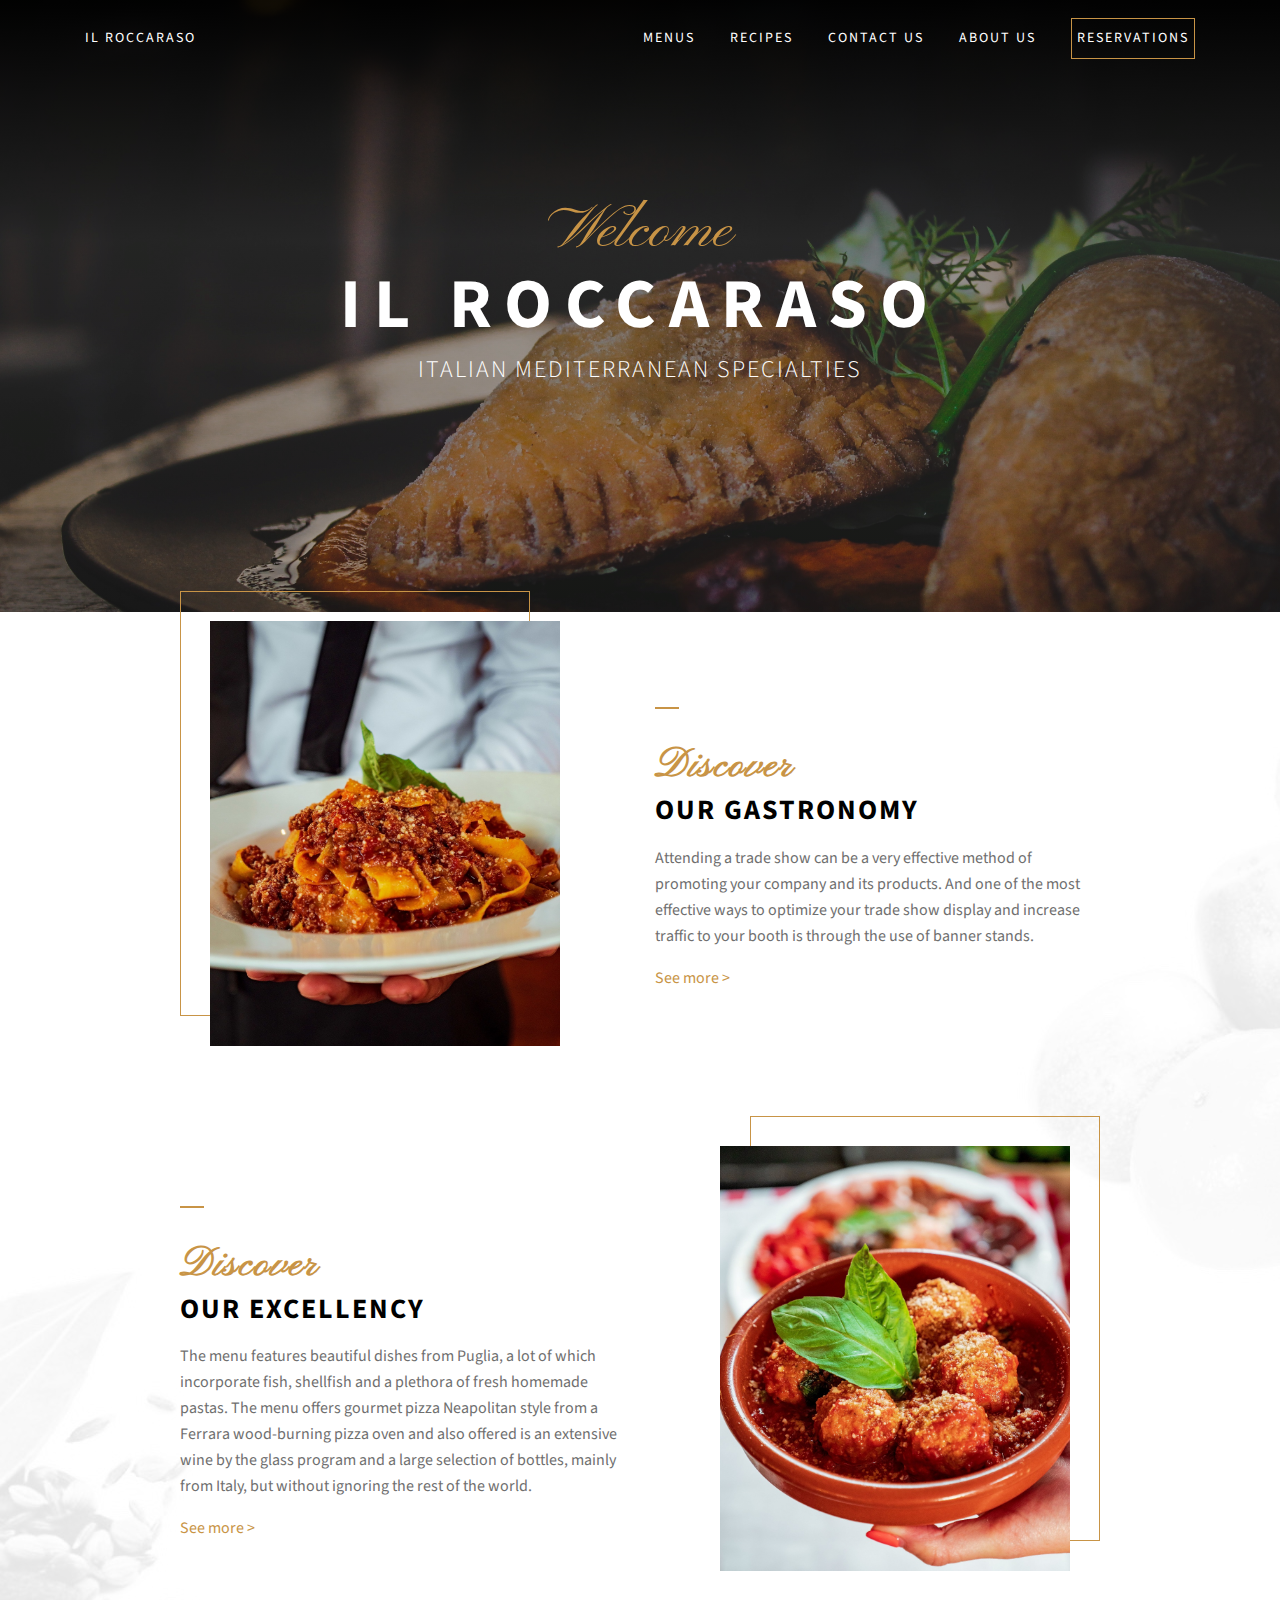
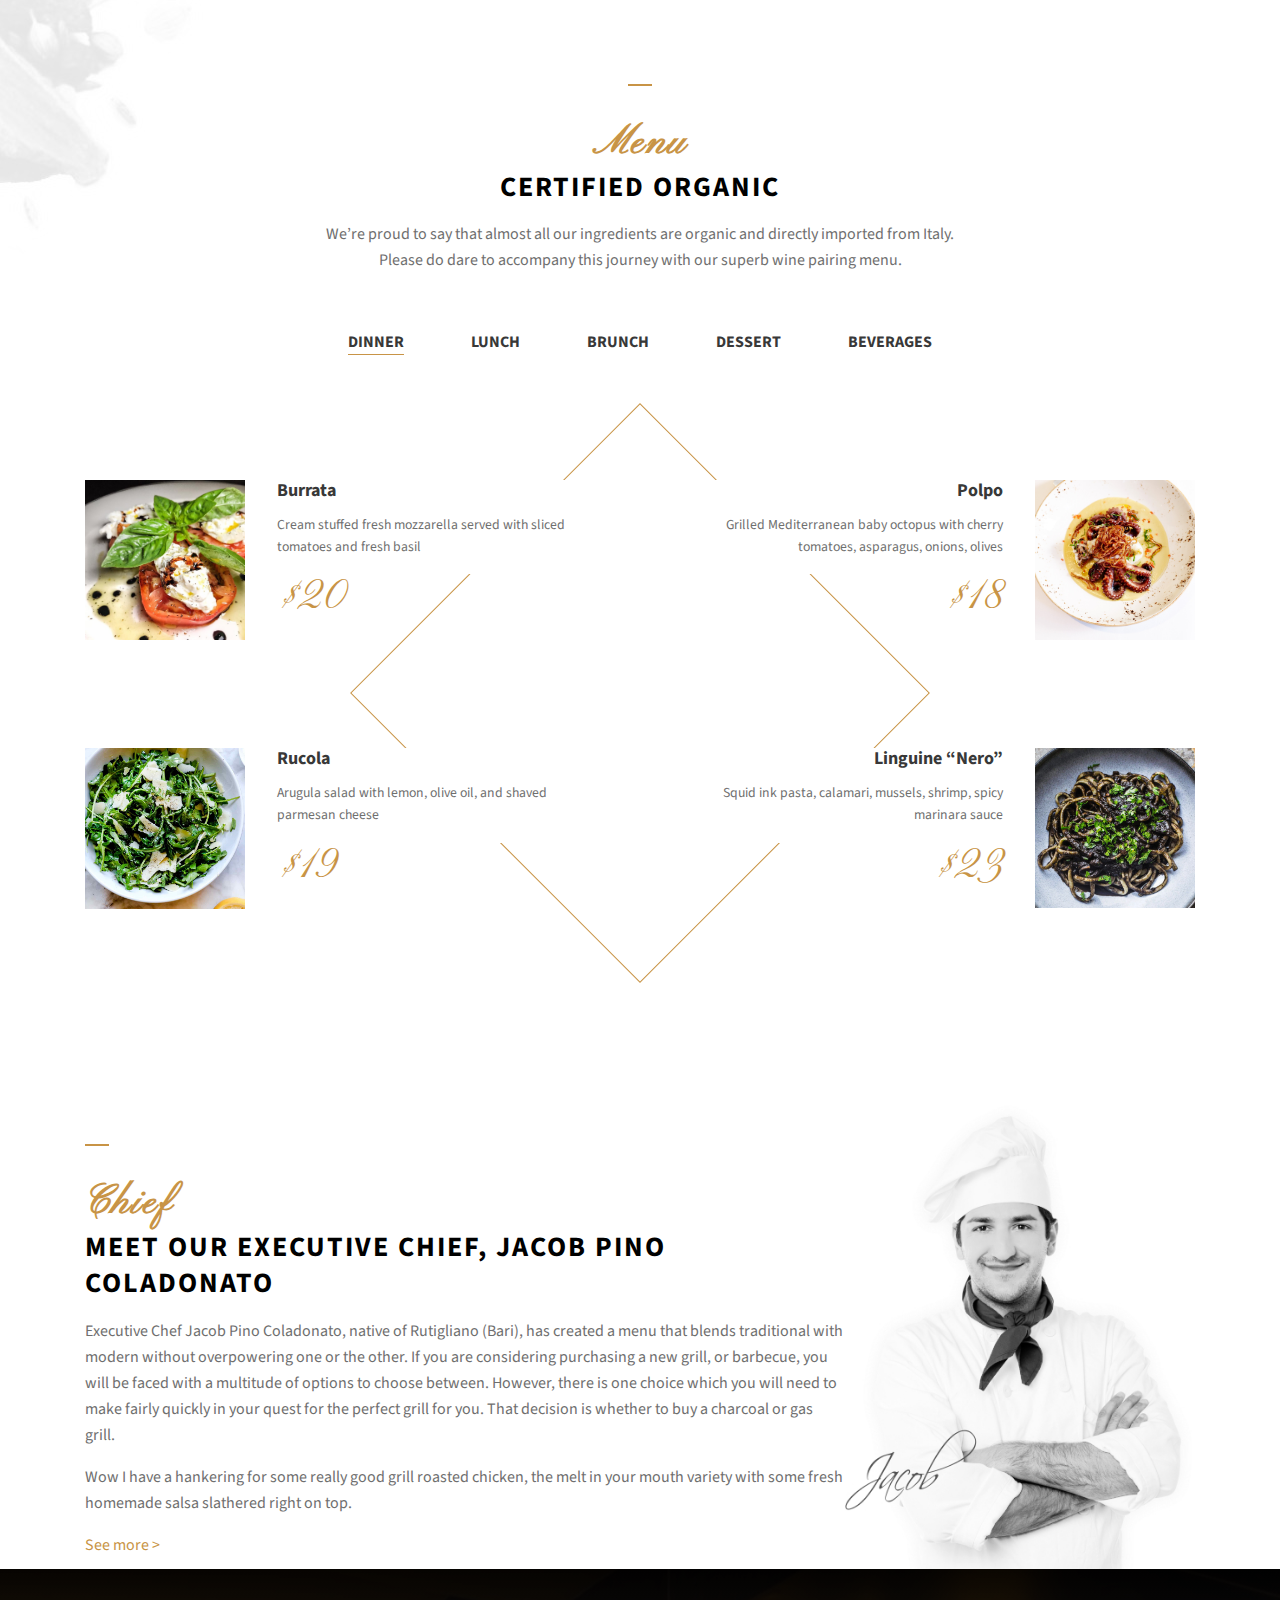
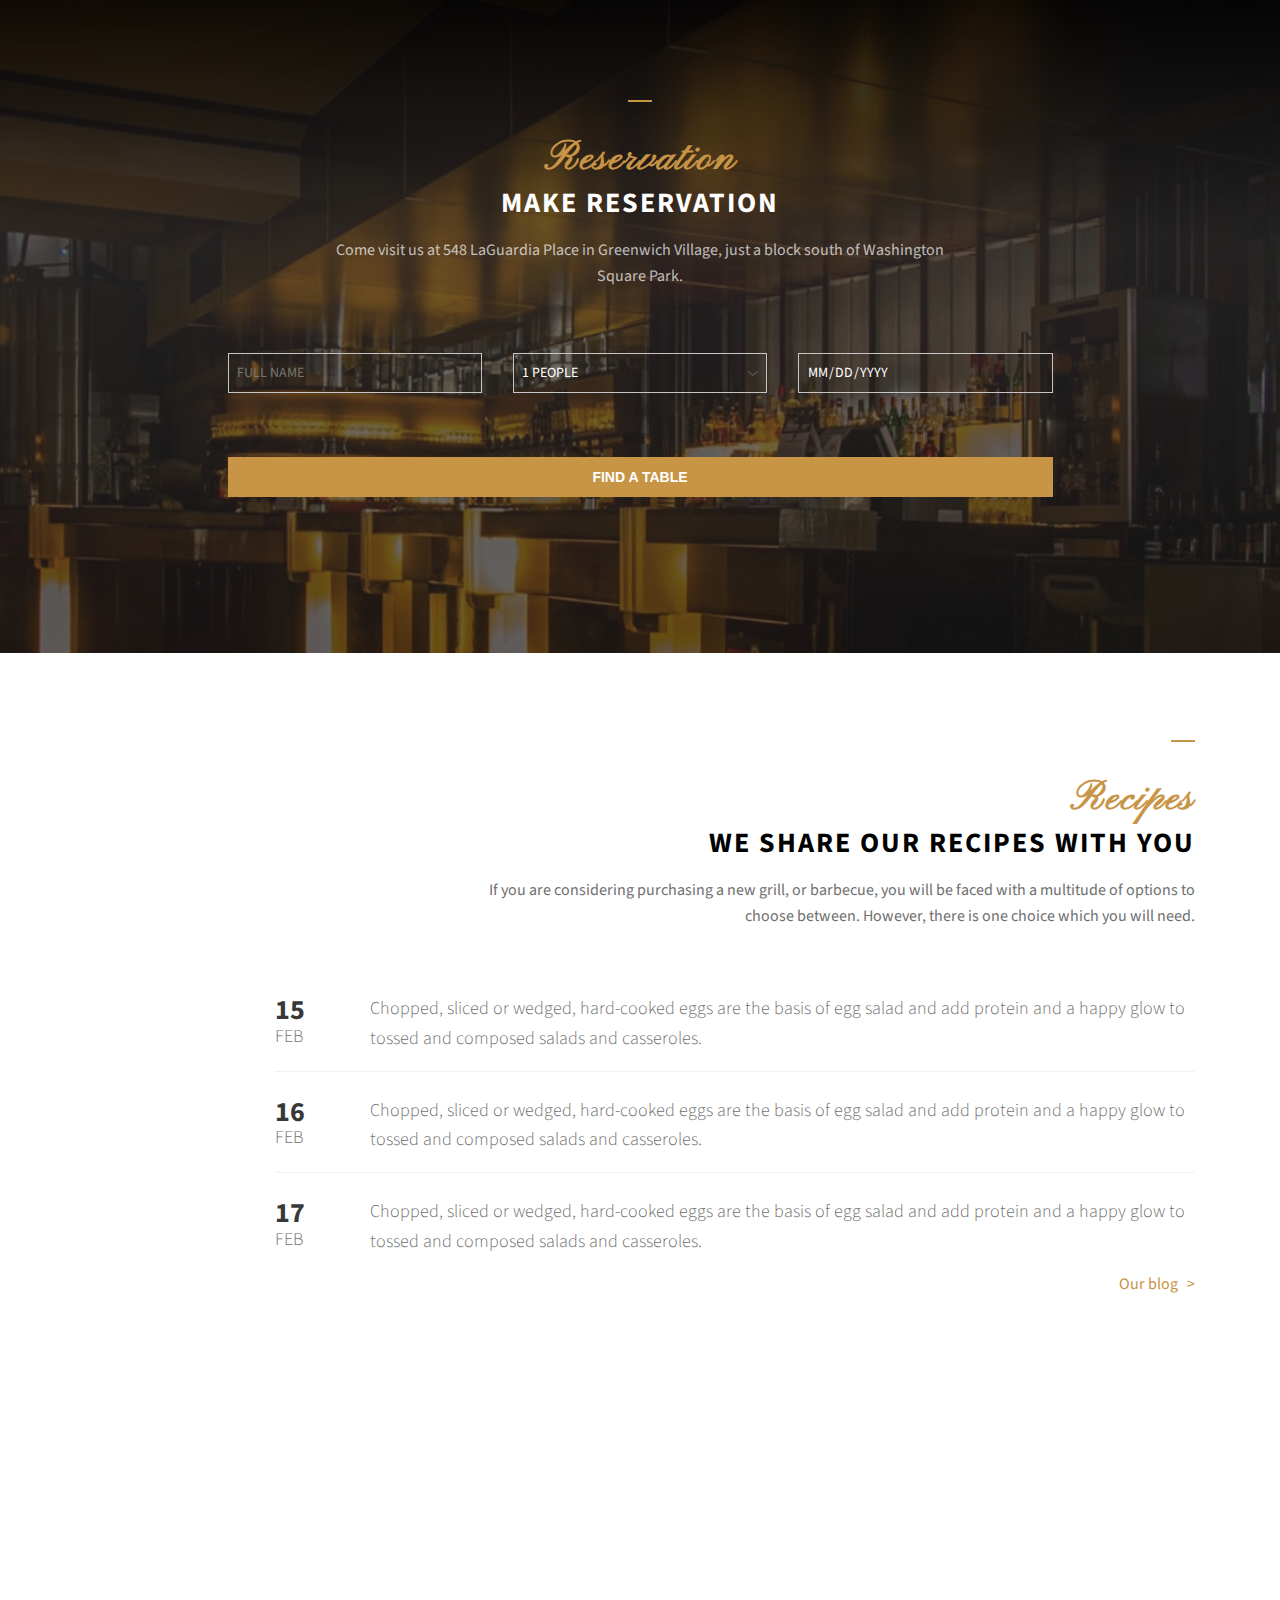
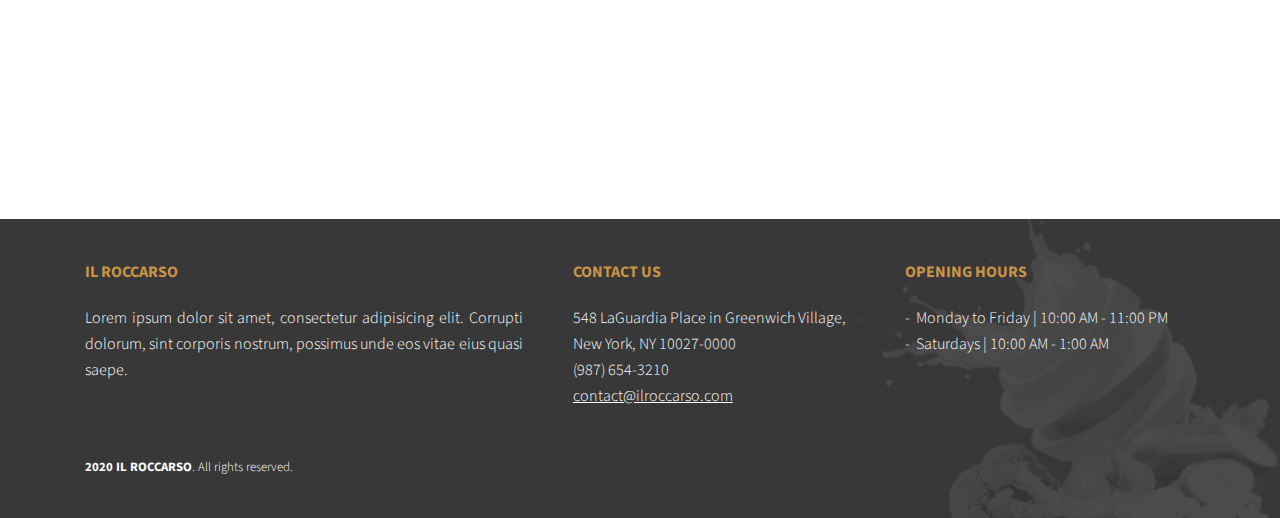
<file: Restaurant/index.html>
<!DOCTYPE html>
<html lang="en">
    <head>
        <meta charset="UTF-8">
        <meta name="viewport" content="width=device-width, initial-scale=1.0">
        <link rel="icon" href="img/favicon.jpg">
        <title>Il Roccaraso</title>
        <link href="https://fonts.googleapis.com/css2?family=Pinyon+Script&family=Source+Sans+Pro:wght@300;400;700&display=swap" rel="stylesheet">
        <link rel="stylesheet" href="screen.css">
    </head>

    <body>
        <header class="header">
            <div class="topbar">
                <div class="logo">
                    <a href="index.html">Il Roccaraso</a>
                </div>

                <nav class="menu">
                    <a href="#menu" class="menu-item">Menus</a>
                    <a href="recipe1.html" class="menu-item">Recipes</a>
                    <a href="#map" class="menu-item">Contact Us</a>
                    <a href="#footer" class="menu-item">About Us</a>
                    <a href="#reservation" class="menu-item menu-button">Reservations</a>
                </nav>
            </div>

            <div class="baseline">
                <span class="baseline-welcome">Welcome</span>

                <strong class="baseline-name">Il Roccaraso</strong> 

                <span class="baseline-desc">Italian Mediterranean Specialties</span>
            </div>
        </header>
        
        <section class="home-section">
            <div class="container-small">
                <div class="block block-left">
                    <div class="block-image">
                        <img src="img/pasta.jpg" alt="pasta">
                    </div>

                    <div class="block-body">
                        <p class="title"><span>Discover</span> our Gastronomy</p>

                        <p>Attending a trade show can be a very effective method of promoting your company and its products. And one of the most effective ways to optimize your trade show display and increase traffic to your booth is through the use of banner stands.</p>

                        <a href="recipes.html" class="block-more">See more</a>
                    </div>
                </div>

                <div class="block block-right">
                    <div class="block-image">
                        <img src="img/balls.jpg" alt="pasta">
                    </div>

                    <div class="block-body">
                        <p class="title"><span>Discover</span> our Excellency</p>

                        <p>The menu features beautiful dishes from Puglia, a lot of which incorporate fish, shellfish and a plethora of fresh homemade pastas. The menu offers gourmet pizza Neapolitan style from a Ferrara wood-burning pizza oven and also offered is an extensive wine by the glass program and a large selection of bottles, mainly from Italy, but without ignoring the rest of the world.</p>

                        <a href="recipes.html" class="block-more">See more</a>
                    </div>
                </div>

                 <div id="menu" class="block block-centered">
                    <div class="block-body">
                        <p class="title"><span>Menu</span>Certified Organic</p>

                        <p>We’re proud to say that almost all our ingredients are organic and directly imported from Italy. Please do dare to accompany this journey with our superb wine pairing menu.</p>
                    </div>
                </div>

                <nav class="kind-menu">
                    <a href="#" class="active">Dinner</a>

                    <a href="#">Lunch</a>

                    <a href="#">Brunch</a>

                    <a href="#">Dessert</a>
                    
                    <a href="#">Beverages</a>
                </nav>
            </div>

            <div class="container">
                <div class="menu-summary">
                    <div class="menu-summary-item">
                        <a href="#" class="menu-summary-img">
                            <img src="img/burrata.jpg" alt="burrata">
                        </a>

                        <h2 class="menu-summary-title">Burrata</h2>

                        <p>Cream stuffed fresh mozzarella served with sliced tomatoes and fresh basil</p>

                        <div class="menu-summary-price">$20</div>
                    </div>

                    <div class="menu-summary-item">
                        <a href="#" class="menu-summary-img">
                            <img src="img/polpo.jpg" alt="polpo">
                        </a>

                        <h2 class="menu-summary-title">Polpo</h2>

                        <p>Grilled Mediterranean baby octopus with cherry tomatoes, asparagus, onions, olives</p>

                        <div class="menu-summary-price">$18</div>
                    </div>

                    <div class="menu-summary-item">
                        <a href="#" class="menu-summary-img">
                            <img src="img/rucola.jpg" alt="rucola">
                        </a>

                        <h2 class="menu-summary-title">Rucola</h2>

                        <p>Arugula salad with lemon, olive oil, and shaved parmesan cheese</p>

                        <div class="menu-summary-price">$19</div>
                    </div>

                    <div class="menu-summary-item">
                        <a href="#" class="menu-summary-img">
                            <img src="img/linguine.jpg" alt="inguine">
                        </a>

                        <h2 class="menu-summary-title">Linguine “Nero”</h2>

                        <p>Squid ink pasta, calamari, mussels, shrimp, spicy marinara sauce</p>

                        <div class="menu-summary-price">$23</div>
                    </div>
                </div>

                <div class="block block-chief">
                    <div class="block-image">
                        <img src="img/chief.jpg" alt="chief">
                    </div>

                    <div class="block-body">
                        <p class="title"><span>Chief</span>Meet our executive Chief, Jacob Pino Coladonato</p>

                        <p>Executive Chef Jacob Pino Coladonato, native of Rutigliano (Bari), has created a menu that blends traditional with modern without overpowering one or the other. If you are considering purchasing a new grill, or barbecue, you will be faced with a multitude of options to choose between. However, there is one choice which you will need to make fairly quickly in your quest for the perfect grill for you. That decision is whether to buy a charcoal or gas grill.</p>

                        <p>Wow I have a hankering for some really good grill roasted chicken, the melt in your mouth variety with some fresh homemade salsa slathered right on top.</p>

                        <a href="recipes.html" class="block-more">See more</a>
                    </div>
                </div>
            </div>
        </section>

        <section id="reservation" class="reservation">
            <div class="container">
                <div class="block block-centered">
                    <div class="block-body">
                        <p class="title"><span>Reservation</span>Make Reservation</p>

                        <p>Come visit us at 548 LaGuardia Place in Greenwich Village, just a block south of Washington Square Park.</p>

                        <form action="#" class="reservation-form">
                            <div class="reservation-form-row">
                                <input type="text" name="fullname" placeholder="Full Name">

                                <select name="persons">
                                    <option value="1">1 people</option>
                                    <option value="2">2 people</option>
                                    <option value="3">3 people</option>
                                    <option value="4">4 people</option>
                                    <option value="5">5 people</option>
                                    <option value="6">6 people</option>
                                    <option value="7">7 people</option>
                                    <option value="8">8 people</option>
                                </select>

                                <input type="date" name="date" class="reservation-date">
                            </div>

                            <button class="button">Find a table</button>
                        </form>
                    </div>
                </div>
            </div>
        </section>

        <section class="recipes">
            <div class="container">
                <h2 class="title">
                    <span>Recipes</span>
                    We share our recipes with you
                </h2>

                <p>If you are considering purchasing a new grill, or barbecue, you will be faced with a multitude of options to choose between. However, there is one choice which you will need.</p>

                <div class="recipes-list">
                    <div class="recipes-list-item">
                        <div class="recipes-date">
                            <strong>15</strong> FEB
                        </div>

                        <p><a href="recipe1.html">Chopped, sliced or wedged, hard-cooked eggs are the basis of egg salad and add protein and a happy glow to tossed and composed salads and casseroles.</a> </p>
                    </div>

                    <div class="recipes-list-item">
                        <div class="recipes-date">
                            <strong>16</strong> FEB
                        </div>

                        <p>Chopped, sliced or wedged, hard-cooked eggs are the basis of egg salad and add protein and a happy glow to tossed and composed salads and casseroles.</p>
                    </div>

                    <div class="recipes-list-item">
                        <div class="recipes-date">
                            <strong>17</strong> FEB
                        </div>

                        <p>Chopped, sliced or wedged, hard-cooked eggs are the basis of egg salad and add protein and a happy glow to tossed and composed salads and casseroles.</p>
                    </div>
                </div>

                <a href="#" class="block-more">Our blog  </a>
            </div>
        </section>

        <div id="map" class="map">
            <iframe src="https://snazzymaps.com/embed/232339" width="100%" height="430px" style="border:none;"></iframe>
        </div>

        <footer id="footer" class="footer">
            <div class="container">
                <div class="footer-columns">
                    <div class="footer-column">
                        <div class="footer-title">Il Roccarso</div>

                        <p>Lorem ipsum dolor sit amet, consectetur adipisicing elit. Corrupti dolorum, sint corporis nostrum, possimus unde eos vitae eius quasi saepe.</p>
                    </div>

                    <div class="footer-column">
                        <div class="footer-title">Contact us</div>

                        <p>548 LaGuardia Place in Greenwich Village, New York, NY 10027-0000 <br> (987) 654-3210 <br> <a href="mailto:contact@ilroccarso.com">contact@ilroccarso.com</a> </p>
                    </div>

                    <div class="footer-column">
                        <div class="footer-title">Opening hours</div>

                        <ul>
                            <li>Monday to Friday | 10:00 AM - 11:00 PM</li>
                            <li>Saturdays | 10:00 AM - 1:00 AM</li>
                        </ul>
                    </div>
                </div>

                <div class="footer-credits">
                    <span>2020 IL ROCCARSO</span>. All rights reserved.
                </div>
            </div>
        </footer>
    </body>
</html>
</file>
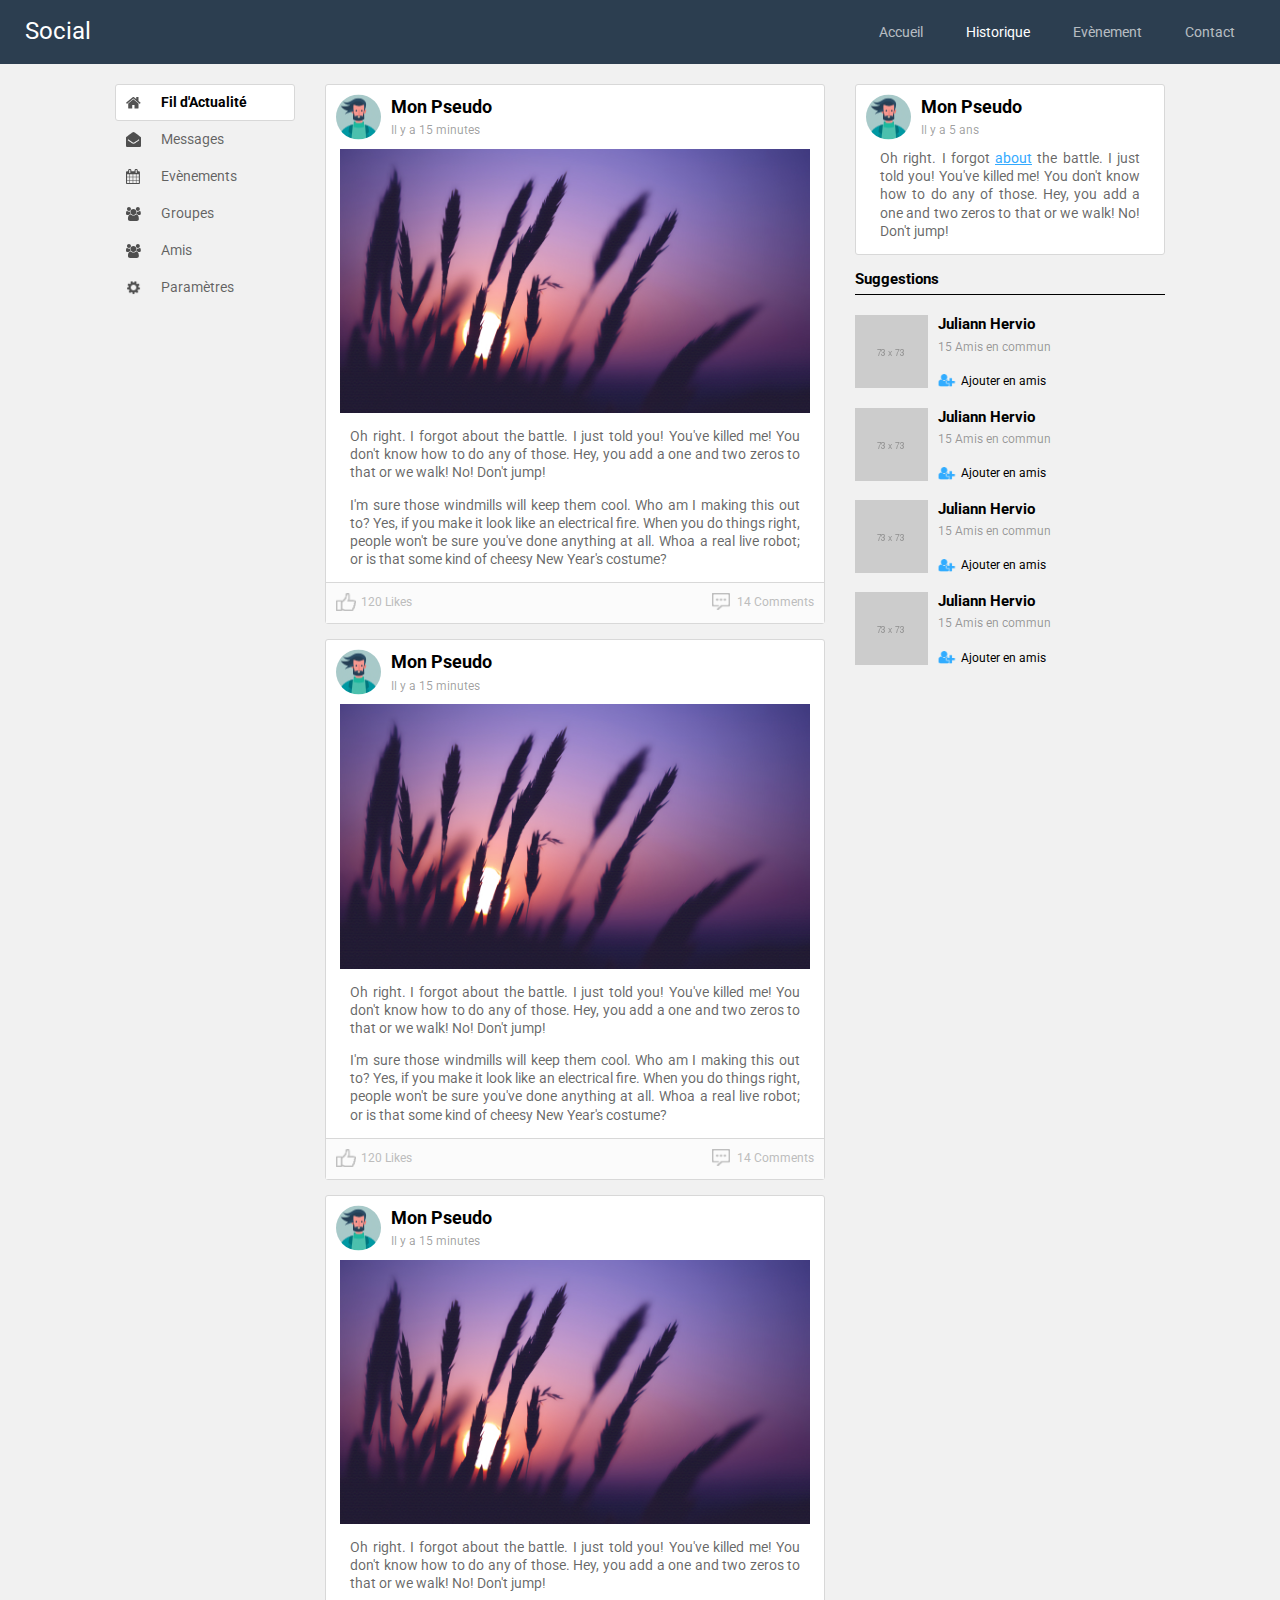
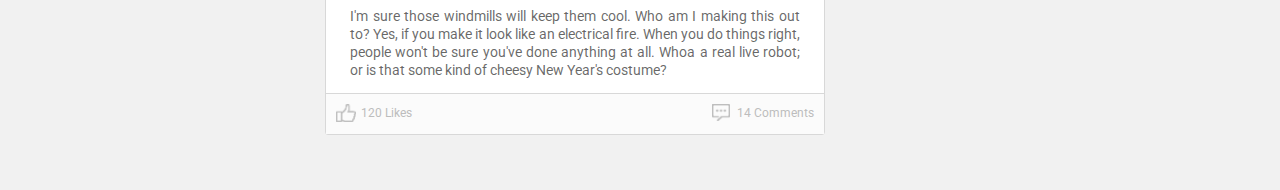
<file: Social/index.html>
<!DOCTYPE html>
<html lang="en">
<head>
    <meta charset="UTF-8">
    <meta name="viewport" content="width=device-width, initial-scale=1.0">
    <title>Réseau Social</title>
    <link href="https://fonts.googleapis.com/css2?family=Roboto:wght@400;700&display=swap" rel="stylesheet">
    <link rel="stylesheet" href="app.css">
</head>

<body>
    <header class="topbar">
        <a href="#" class="topbar-logo">Social</a>

        <nav class="topbar-nav">
            <a href="#">Accueil</a>
            <a href="#" class="active">Historique</a>
            <a href="#">Evènement</a>
            <a href="#">Contact</a>
        </nav>
    </header>

    <div class="container site">
        <nav class="sidebar">
            <a href="#" class="sidebar-home active">Fil d'Actualité</a>
            <a href="#" class="sidebar-messages">Messages</a>
            <a href="#" class="sidebar-events">Evènements</a>
            <a href="#" class="sidebar-groupes">Groupes</a>
            <a href="#" class="sidebar-groupes">Amis</a>
            <a href="#" class="sidebar-parameters">Paramètres</a>
        </nav>

        <main class="main">
            <article class="card">
                <header class="card-header card-header-avatar">
                    <a href="#"><img src="img/avatar.png" alt="avatar" width="45" height="45" class="card-avatar"></a>
                    <div class="card-title"><a href="#">Mon Pseudo</a></div>
                    <div class="card-date"><a href="#">Il y a 15 minutes</a></div>
                </header>

                <div class="card-body">
                    <p><img src="img/image.jpg" alt="image" class="full-width">
                    </p>
                    
                    <p>
                        Oh right. I forgot about the battle. I just told you! You've killed me! You don't know how to do any of those. Hey, you add a one and two zeros to that or we walk! No! Don't jump!
                    </p>

                    <p>
                        I'm sure those windmills will keep them cool. Who am I making this out to? Yes, if you make it look like an electrical fire. When you do things right, people won't be sure you've done anything at all. Whoa a real live robot; or is that some kind of cheesy New Year's costume?
                    </p>
                </div>

                <footer class="card-footer">
                    <a href="#" class="card-like">120 Likes</a>
                    <a href="#" class="card-comments">14 Comments</a>
                </footer>
            </article>

            <article class="card">
                <header class="card-header card-header-avatar">
                    <a href="#"><img src="img/avatar.png" alt="avatar" width="45" height="45" class="card-avatar"></a>
                    <div class="card-title"><a href="#">Mon Pseudo</a></div>
                    <div class="card-date"><a href="#">Il y a 15 minutes</a></div>
                </header>

                <div class="card-body">
                    <p><img src="img/image.jpg" alt="image" class="full-width">
                    </p>
                    
                    <p>
                        Oh right. I forgot about the battle. I just told you! You've killed me! You don't know how to do any of those. Hey, you add a one and two zeros to that or we walk! No! Don't jump!
                    </p>

                    <p>
                        I'm sure those windmills will keep them cool. Who am I making this out to? Yes, if you make it look like an electrical fire. When you do things right, people won't be sure you've done anything at all. Whoa a real live robot; or is that some kind of cheesy New Year's costume?
                    </p>
                </div>

                <footer class="card-footer">
                    <a href="#" class="card-like">120 Likes</a>
                    <a href="#" class="card-comments">14 Comments</a>
                </footer>
            </article>

            <article class="card">
                <header class="card-header card-header-avatar">
                    <a href="#"><img src="img/avatar.png" alt="avatar" width="45" height="45" class="card-avatar"></a>
                    <div class="card-title"><a href="#">Mon Pseudo</a></div>
                    <div class="card-date"><a href="#">Il y a 15 minutes</a></div>
                </header>

                <div class="card-body">
                    <p><img src="img/image.jpg" alt="image" class="full-width">
                    </p>
                    
                    <p>
                        Oh right. I forgot about the battle. I just told you! You've killed me! You don't know how to do any of those. Hey, you add a one and two zeros to that or we walk! No! Don't jump!
                    </p>

                    <p>
                        I'm sure those windmills will keep them cool. Who am I making this out to? Yes, if you make it look like an electrical fire. When you do things right, people won't be sure you've done anything at all. Whoa a real live robot; or is that some kind of cheesy New Year's costume?
                    </p>
                </div>

                <footer class="card-footer">
                    <a href="#" class="card-like">120 Likes</a>
                    <a href="#" class="card-comments">14 Comments</a>
                </footer>
            </article>
        </main>

        <aside class="aside">
            <article class="card profil">
                <header class="card-header card-header-avatar">
                    <a href="#"><img src="img/avatar.png" alt="avatar" width="45" height="45" class="card-avatar"></a>
                    <div class="card-title"><a href="#">Mon Pseudo</a></div>
                    <div class="card-date"> <a href="#">Il y a 5 ans</a></div>
                </header>

                <div class="card-body">                    
                    <p>
                        Oh right. I forgot <a href="#">about</a> the battle. I just told you! You've killed me! You don't know how to do any of those. Hey, you add a one and two zeros to that or we walk! No! Don't jump!
                    </p>
                </div>
            </article>

            <div class="sidebar-title">Suggestions</div>

            <div class="friends-list">
                <div class="friend">
                    <a href="#"><img class="friend-avatar" src="img/73.png" alt="friend"></a>

                    <div class="friend-body">
                        <div class="friend-name"><a href="#">Juliann Hervio</a></div>
                        <div class="friend-connections"><a href="#">15 Amis en commun</a></div>
                        <div class="friend-add"><a href="#">Ajouter en amis</a></div>
                    </div>
                </div>

                <div class="friend">
                    <a href="#"><img class="friend-avatar" src="img/73.png" alt="friend"></a>

                    <div class="friend-body">
                        <div class="friend-name"><a href="#">Juliann Hervio</a></div>
                        <div class="friend-connections"><a href="#">15 Amis en commun</a></div>
                        <div class="friend-add"><a href="#">Ajouter en amis</a></div>
                    </div>
                </div>

                <div class="friend">
                    <a href="#"><img class="friend-avatar" src="img/73.png" alt="friend"></a>

                    <div class="friend-body">
                        <div class="friend-name"><a href="#">Juliann Hervio</a></div>
                        <div class="friend-connections"><a href="#">15 Amis en commun</a></div>
                        <div class="friend-add"><a href="#">Ajouter en amis</a></div>
                    </div>
                </div>

                <div class="friend">
                    <a href="#"><img class="friend-avatar" src="img/73.png" alt="friend"></a>

                    <div class="friend-body">
                        <div class="friend-name"><a href="#">Juliann Hervio</a></div>
                        <div class="friend-connections"><a href="#">15 Amis en commun</a></div>
                        <div class="friend-add"><a href="#">Ajouter en amis</a></div>
                    </div>
                </div>
            </div>
        </aside>
    </div>
</body>
</html>
</file>
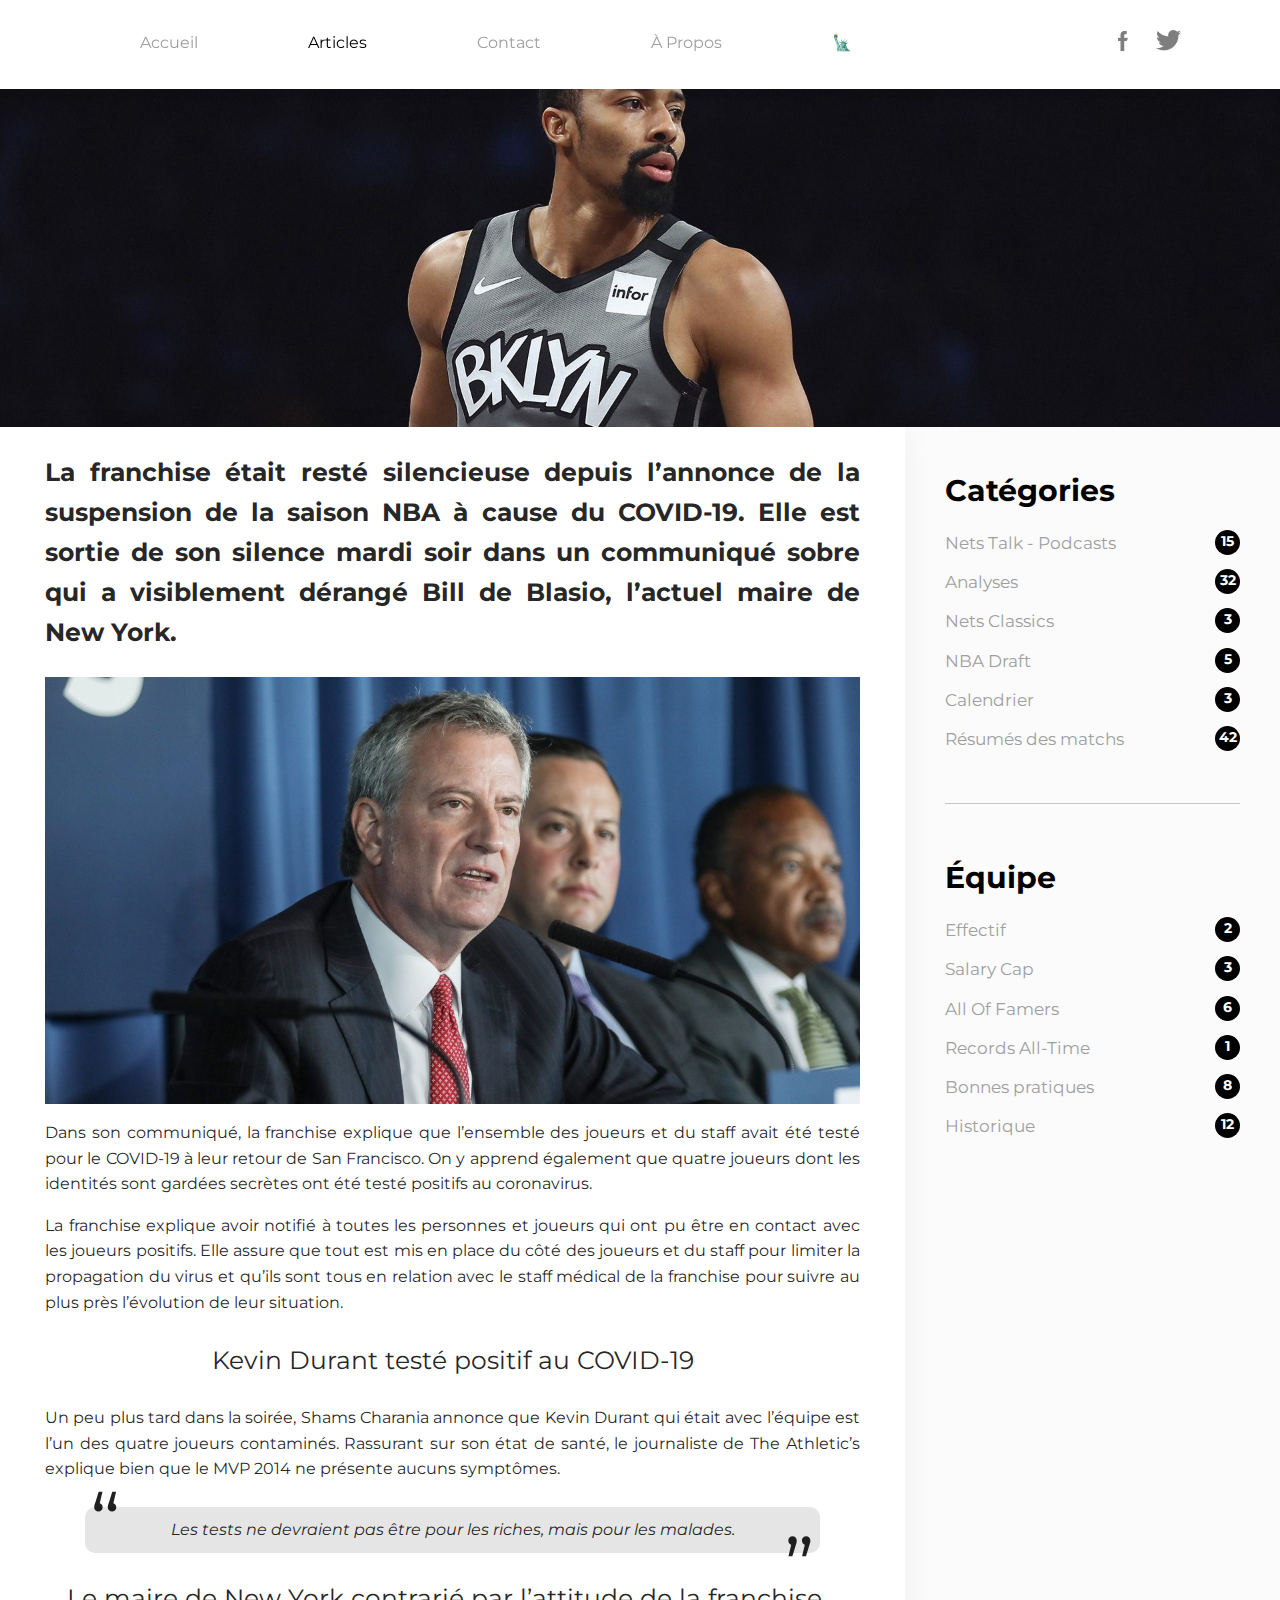
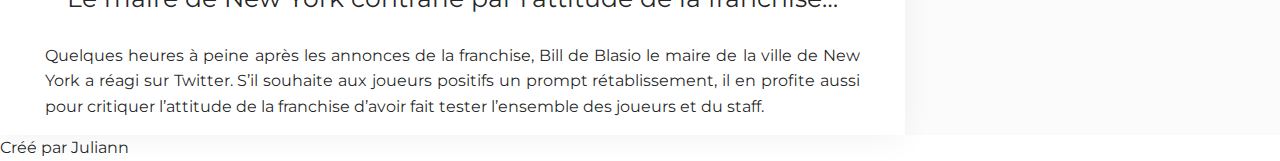
<file: Blog/articles.html>
<!DOCTYPE html>
<html lang="en">
<head>
    <meta charset="UTF-8">
    <meta name="viewport" content="width=device-width, initial-scale=1.0">
    <title>Brooklyn Nets France - Articles</title>
    <link rel="shortcut icon" type="image/png" href='images/favicon.png'/>
    <link href="https://fonts.googleapis.com/css2?family=Cardo:wght@700&family=Montserrat:wght@400;700&display=swap" rel="stylesheet">
    <link rel="stylesheet" href="style.css">
</head>

<body>
    <header class="top-bar">
        <nav>
            <a href="index.html">Accueil</a>
            <a href="articles.html" class="active">Articles</a>
            <a href="contact.html">Contact</a>
            <a href="about.html">À Propos</a>
            <a href="https://www1.nyc.gov" class="statue" target="blank">🗽</a>
        </nav>

        <div class="social">
            <a href="https://facebook.com" target="blank"><img src="images/facebook.png" alt="Facebook"></a>
            <a href="https://twitter.com" target="blank"><img src="images/twitter.png" alt="Twitter"></a>
        </div>
    </header>

    <div class="banniere"></div>

    <div class="body">
        <main class="main">
            <div class="articletest">
                <p class="pbold">La franchise était resté silencieuse depuis l’annonce de la suspension de la saison NBA à cause du COVID-19. Elle est sortie de son silence mardi soir dans un communiqué sobre qui a visiblement dérangé Bill de Blasio, l’actuel maire de New York.</p>
                <div class="mayor"></div>
                <p>Dans son communiqué, la franchise explique que l’ensemble des joueurs et du staff avait été testé pour le COVID-19 à leur retour de San Francisco. On y apprend également que quatre joueurs dont les identités sont gardées secrètes ont été testé positifs au coronavirus.</p>
                <p>La franchise explique avoir notifié à toutes les personnes et joueurs qui ont pu être en contact avec les joueurs positifs. Elle assure que tout est mis en place du côté des joueurs et du staff pour limiter la propagation du virus et qu’ils sont tous en relation avec le staff médical de la franchise pour suivre au plus près l’évolution de leur situation.</p>
                <p class="ptitle">Kevin Durant testé positif au COVID-19</p>
                <p>Un peu plus tard dans la soirée, Shams Charania annonce que Kevin Durant qui était avec l’équipe est l’un des quatre joueurs contaminés. Rassurant sur son état de santé, le journaliste de The Athletic’s explique bien que le MVP 2014 ne présente aucuns symptômes.</p>
                <blockquote>Les tests ne devraient pas être pour les riches, mais pour les malades.</blockquote>
                <p class="ptitle">Le maire de New York contrarié par l’attitude de la franchise…</p>
                <p>Quelques heures à peine après les annonces de la franchise, Bill de Blasio le maire de la ville de New York a réagi sur Twitter. S’il souhaite aux joueurs positifs un prompt rétablissement, il en profite aussi pour critiquer l’attitude de la franchise d’avoir fait tester l’ensemble des joueurs et du staff.</p>
            </div>
        </main>
        <aside class="side-bar">
            <h4 class="side-bar-tittle">Catégories</h4>
            <ul>
                <li><a href="#" data-counts="15">Nets Talk - Podcasts</a></li>
                <li><a href="#" data-counts="32">Analyses</a></li>
                <li><a href="#" data-counts="3">Nets Classics</a></li>
                <li><a href="#" data-counts="5">NBA Draft</a></li>
                <li><a href="#" data-counts="3">Calendrier</a></li>
                <li><a href="#" data-counts="42">Résumés des matchs</a></li>
            </ul>

            <hr>

            <h4 class="side-bar-tittle">Équipe</h4>
            <ul>
                <li><a href="#" data-counts="2">Effectif</a></li>
                <li><a href="#" data-counts="3">Salary Cap</a></li>
                <li><a href="#" data-counts="6">All Of Famers</a></li>
                <li><a href="#" data-counts="1">Records All-Time</a></li>
                <li><a href="#" data-counts="8">Bonnes pratiques</a></li>
                <li><a href="#" data-counts="12">Historique</a></li>
            </ul>
        </aside>
    </div>    

    <footer class="footer">
        Créé par Juliann
    </footer>
    
</body>
</html>
</file>
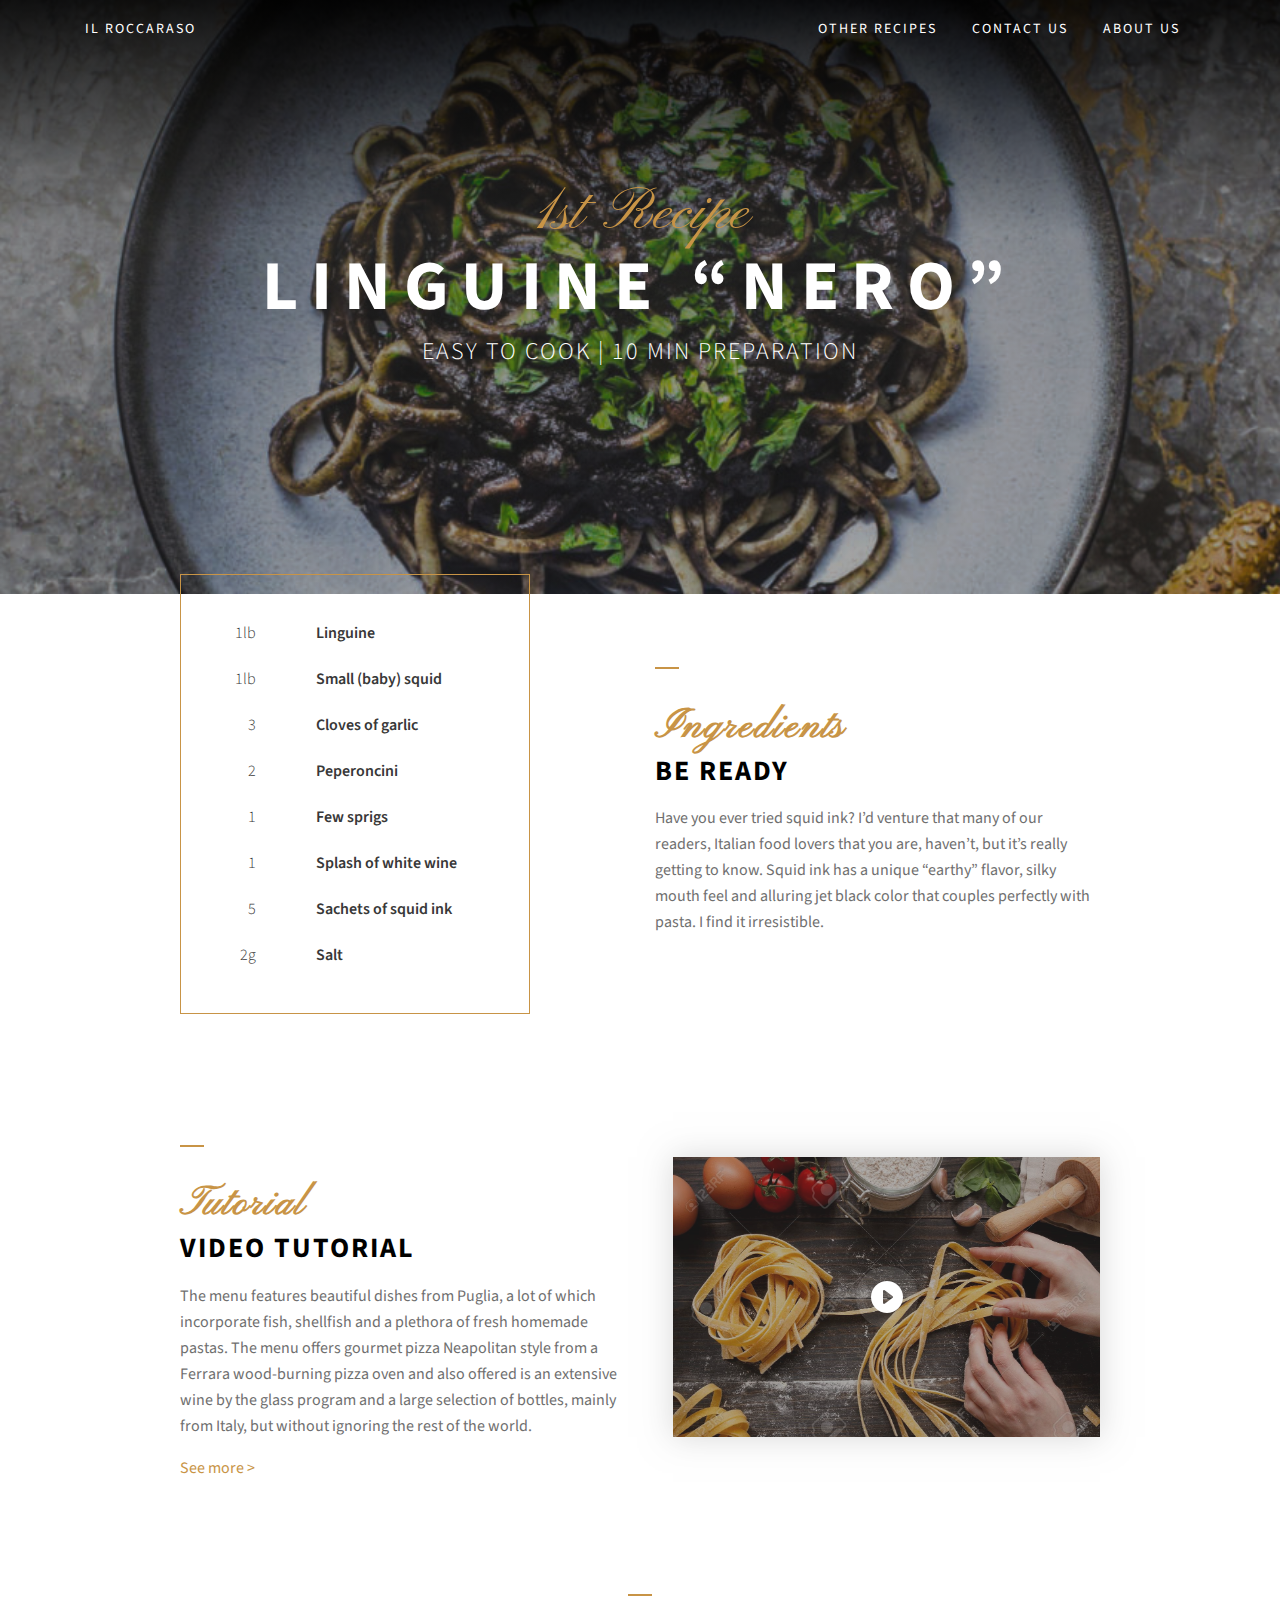
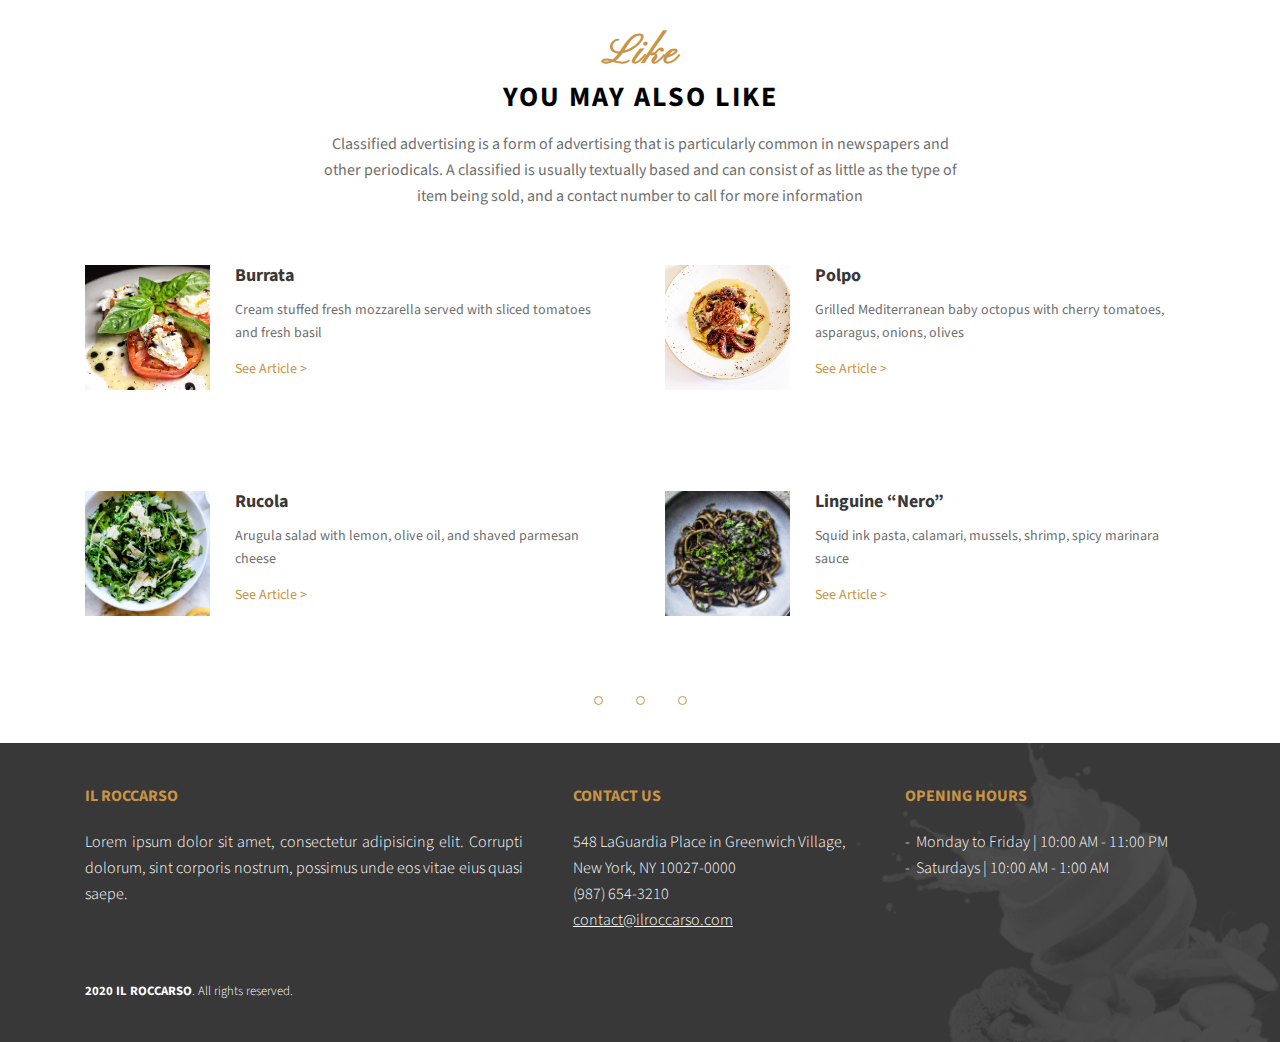
<file: Restaurant/recipe1.html>
<!DOCTYPE html>
<html lang="en">
    <head>
        <meta charset="UTF-8">
        <meta name="viewport" content="width=device-width, initial-scale=1.0">
        <link rel="icon" href="img/favicon.jpg">
        <title>Recipes - Linguine “Nero”</title>
        <link href="https://fonts.googleapis.com/css2?family=Pinyon+Script&family=Source+Sans+Pro:wght@300;400;700&display=swap" rel="stylesheet">
        <link rel="stylesheet" href="screen.css">
    </head>

    <body>
        <header class="header header-recipe">
            <div class="topbar">
                <div class="logo">
                    <a href="index.html">Il Roccaraso</a>
                </div>

                <nav class="menu">
                    <a href="#other" class="menu-item">Other Recipes</a>
                    <a href="#footer" class="menu-item">Contact Us</a>
                    <a href="#footer" class="menu-item">About Us</a>
                </nav>
            </div>

            <div class="baseline">
                <span class="baseline-welcome">1st Recipe</span>

                <strong class="baseline-name">Linguine “Nero”</strong> 

                <span class="baseline-desc">Easy to cook | 10 Min Preparation</span>
            </div>
        </header>
        
        <section class="section-overflow">
            <div class="container-small">
                <div class="block block-left block-leeft">
                    <div class="block-ingredients">
                        <ul>
                            <li><span>1lb</span>Linguine</li>
                            <li><span>1lb</span>Small (baby) squid</li>
                            <li><span>3</span>Cloves of garlic</li>
                            <li><span>2</span>Peperoncini</li>
                            <li><span>1</span>Few sprigs</li>
                            <li><span>1</span>Splash of white wine</li>
                            <li><span>5</span>Sachets of squid ink</li>
                            <li><span>2g</span>Salt</li>
                        </ul>
                    </div>

                    <div class="block-body">
                        <p class="title"><span>Ingredients</span>Be ready</p>

                        <p>Have you ever tried squid ink? I’d venture that many of our readers, Italian food lovers that you are, haven’t, but it’s really getting to know. Squid ink has a unique “earthy” flavor, silky mouth feel and alluring jet black color that couples perfectly with pasta. I find it irresistible.</p>
                    </div>
                </div>

                <div class="block block-right">
                    <a href="#" class="block-video">
                        <img src="img/tutorial.jpg" alt="video">
                    </a>

                    <div class="block-body">
                        <p class="title"><span>Tutorial</span>Video Tutorial</p>

                        <p>The menu features beautiful dishes from Puglia, a lot of which incorporate fish, shellfish and a plethora of fresh homemade pastas. The menu offers gourmet pizza Neapolitan style from a Ferrara wood-burning pizza oven and also offered is an extensive wine by the glass program and a large selection of bottles, mainly from Italy, but without ignoring the rest of the world.</p>

                        <a href="recipes.html" class="block-more">See more</a>
                    </div>
                </div>

                 <div id="other" class="block block-centered">
                    <div class="block-body">
                        <p class="title"><span>Like</span>You may also like</p>

                        <p>Classified advertising is a form of advertising that is particularly common in newspapers and other periodicals. A classified is usually textually based and can consist of as little as the type of item being sold, and a contact number to call for more information</p>
                    </div>
                </div>
            </div>

            <div class="container">
                <div class="recipes-mosaic">
                    <div class="menu-summary-item">
                        <a href="#" class="menu-summary-img">
                            <img src="img/burrata.jpg" alt="burrata">
                        </a>

                        <h2 class="menu-summary-title">Burrata</h2>

                        <p>Cream stuffed fresh mozzarella served with sliced tomatoes and fresh basil</p>

                        <div class="block-more"><a href="#">See Article</a></div>
                    </div>

                    <div class="menu-summary-item">
                        <a href="#" class="menu-summary-img">
                            <img src="img/polpo.jpg" alt="polpo">
                        </a>

                        <h2 class="menu-summary-title">Polpo</h2>

                        <p>Grilled Mediterranean baby octopus with cherry tomatoes, asparagus, onions, olives</p>

                        <div class="block-more"><a href="#">See Article</a></div>
                    </div>

                    <div class="menu-summary-item">
                        <a href="#" class="menu-summary-img">
                            <img src="img/rucola.jpg" alt="rucola">
                        </a>

                        <h2 class="menu-summary-title">Rucola</h2>

                        <p>Arugula salad with lemon, olive oil, and shaved parmesan cheese</p>

                        <div class="block-more"><a href="#">See Article</a></div>
                    </div>

                    <div class="menu-summary-item">
                        <a href="#" class="menu-summary-img">
                            <img src="img/linguine.jpg" alt="inguine">
                        </a>

                        <h2 class="menu-summary-title">Linguine “Nero”</h2>

                        <p>Squid ink pasta, calamari, mussels, shrimp, spicy marinara sauce</p>

                        <div class="block-more"><a href="#">See Article</a></div>
                    </div>
                </div>

                <ul class="pagination">
                    <li><a href="#1">1</a></li>
                    <li><a href="#2">2</a></li>
                    <li><a href="#3">3</a></li>
                </ul>
            </div>
        </section>

        <footer id="footer" class="footer">
            <div class="container">
                <div class="footer-columns">
                    <div class="footer-column">
                        <div class="footer-title">Il Roccarso</div>

                        <p>Lorem ipsum dolor sit amet, consectetur adipisicing elit. Corrupti dolorum, sint corporis nostrum, possimus unde eos vitae eius quasi saepe.</p>
                    </div>

                    <div class="footer-column">
                        <div class="footer-title">Contact us</div>

                        <p>548 LaGuardia Place in Greenwich Village, New York, NY 10027-0000 <br> (987) 654-3210 <br> <a href="mailto:contact@ilroccarso.com">contact@ilroccarso.com</a> </p>
                    </div>

                    <div class="footer-column">
                        <div class="footer-title">Opening hours</div>

                        <ul>
                            <li>Monday to Friday | 10:00 AM - 11:00 PM</li>
                            <li>Saturdays | 10:00 AM - 1:00 AM</li>
                        </ul>
                    </div>
                </div>

                <div class="footer-credits">
                    <span>2020 IL ROCCARSO</span>. All rights reserved.
                </div>
            </div>
        </footer>
    </body>
</html>
</file>
<file: Restaurant/screen.css>
*, *::before, *::after{
    box-sizing: border-box;
}

html{
    font-size: 16px;
    scroll-behavior: smooth;
}

body{
    font-family: 'Source Sans Pro', sans-serif;
    line-height: 1.625;
    margin: 0;
    color: #6F6F6F;
}

a{
    color: inherit;
    text-decoration: none;
    transition: color 0.3s;
}

img{
    max-width: 100%;
    height: auto;
}

.header{
    background: 
        linear-gradient(180deg, rgba(0, 0, 0, 0.92), rgba(54, 54, 54, 0.5) 39.24%,rgba(28, 28, 28, 0.4)),
        url(img/header.jpg) center center / cover no-repeat;
    color: #FFF;
}

.header-recipe{
    background: 
        linear-gradient(180deg, rgba(0, 0, 0, 0.92), rgba(54, 54, 54, 0.5) 39.24%,rgba(28, 28, 28, 0.4)),
        url(img/linguine2.jpg) center center / cover no-repeat;
    color: #FFF;
}

.topbar{
    font-size: 0.875rem;
    text-transform: uppercase;
    text-align: center;
    padding: 18px 20px;
    letter-spacing: 2px;
}

.menu-item:hover{
    color: #C89446;
}

.menu-item{
    display: inline-block;
    margin: 0 15px;
}

.logo{
    margin-bottom: 15px;
}

.logo:hover{
    color: #C89446;
}

.baseline{
    text-align: center;
    padding: 50px 0 70px 0;
    line-height: 1;
}

.baseline-welcome{
    font-size: 2.2rem;
    font-family: 'Pinyon Script', serif;
    color: #C89446;
    display: block;
}

.baseline-name{
    font-size: 2.5rem;
    font-weight: 700;
    text-transform: uppercase;
    letter-spacing: 5px;
    display: block;
    padding-bottom: 10px;
}

.baseline-desc{
    font-size: 1rem;
    font-weight: 300;
    display: block;
    text-transform: uppercase;
    letter-spacing: 2px;
}

.menu-button{
    border: solid 1px #C89446;
    padding: 5px 5px;
    transition-property: color, background-color;
    margin-top: 5px;
}

.menu-button:hover{
    background: #C89446;
    color: #FFF;
}

/* ------------------------------------------ */

.container-small{
    max-width: 960px;
    padding: 0 20px;
    margin: 0 auto;
}

.container{
    max-width: 1150px;
    padding: 0 20px;
    margin: 0 auto;
}

.block{
    margin-bottom: 50px;
}

.home-section{
    padding-top: 9px;
}

.title{
    letter-spacing: 2px;
    font-size: 1.75rem;
    line-height: 1.3;
    color: #000;
    text-transform: uppercase;
    font-weight: 700;
}

.title span{
    font-family: 'Pinyon Script', serif;
    color: #C89446;
    font-size: 2.5rem;
    display: block;
    text-transform: none;
}

.title::before{
    display: inline-block;
    content: '';
    height: 2px;
    width: 24px;
    background: #C89446;
    margin-bottom: 0.5rem;
}

.block-image{
    max-width: 350px;
    margin: 0 auto;
    border: solid 1px #C89446;
}

.block-image img{
    position: relative;
    z-index: 1;
    display: block;
}

.block-more{
    color: #C89446;
}

.block-more::after{
    content: ' >';
}

.block-more:hover{
    text-decoration: underline;
}

.block-centered .block-body{
    max-width: 640px;
    margin-left: auto;
    margin-right: auto;
}

.block-centered, .block-left, .block-right{
    text-align: center;
}

/* ------------------------------------------ */
 
.kind-menu{
    margin: 40px 0;
    font-weight: 700;
    color: #383838;
    text-transform: uppercase;
    text-align: center;
}

.kind-menu a{
    display: inline-block;
    margin: 0 5px;
    position: relative;
    font-size: 0.85rem;
}

.kind-menu a::after{
    content: '';
    display: block;
    position: absolute;
    bottom: 5px;
    height: 1px;
    left: 0;
    right: 0;
    opacity: 0;
    background: #C89446;
    transition: all 0.3s;
}

.kind-menu .active::after, .kind-menu a:hover::after{
    opacity: 1;
    bottom: 0;
}

/* ------------------------------------------ */

.menu-summary-item{
    position: relative;
    padding-left: 120px;
    margin-bottom: 30px;
}

.menu-summary-img{
    position: absolute;
    width: 100px;
    top: 0;
    left: 0;
}

.menu-summary-title{
    font-size: 1.125rem;
    color: #383838;
    font-weight: 700;
    padding-bottom: 0.75rem;
    margin-bottom: 0;
}

.menu-summary p{
    font-size: 0.857rem;
    margin: 0;
    padding-bottom: 1rem;
}

.menu-summary-price{
    font-size: 2.5rem;
    font-family: 'Pinyon Script', serif;
    color: #C89446;
    line-height: 1;
}

/* ------------------------------------------ */

.reservation{
    background: 
        linear-gradient(180deg, rgba(0, 0, 0, 0.92), rgba(54, 54, 54, 0.5) 39.24%,rgba(28, 28, 28, 0.4)),
        url(img/reservation.jpg) center center / cover no-repeat;
    color: rgba(255, 255, 255, 0.7);
    padding: 50px 0;
}

.reservation p{
    max-width: 625px;
    margin-left: auto;
    margin-right: auto;
}

.reservation .block-centered .block-body{
    max-width: 825px;
}

.reservation .title{
    color: #FFF;
}

.reservation input, .reservation select{
    width: 100%;
    margin-bottom: 15px;
    border: solid 1px #C6C6C6;
    background: transparent;
    text-transform: uppercase;
    height: 40px;
    color: #FFF;
    font-family: 'Source Sans Pro', sans-serif;
    padding: 0 0.5rem;
    font-size: 0.875rem;
    transition: background-color 0.3s, border-color 0.3s;
    -webkit-appearance: none;
    -moz-appearance: none;
    appearance: none;
}

.reservation input:focus, .reservation select:focus{
    background-color: rgba(255, 255, 255, 0.1);
    border: solid 1px #C89446;
}

.reservation select{
    background: no-repeat right 0.5rem center url(img/fleche.svg);
}

.reservation-date::-webkit-inner-spin-button, .reservation-date::-webkit-calendar-picker-indicator{
    -webkit-appearance: none;
    display: none;
}

.reservation-date:focus::-webkit-inner-spin-button, .reservation-date:focus::-webkit-calendar-picker-indicator{
    -webkit-appearance: none;
    display: none;
}

.reservation-date:hover::-webkit-inner-spin-button, .reservation-date:hover::-webkit-calendar-picker-indicator{
    -webkit-appearance: none;
    display: none;
}

.reservation .button{
    width: 100%;
}

.button{
    font-weight: 600;
    font-size: 0.875rem;
    color: #FFF;
    background: #C89446;
    border: none;
    padding: 11px 1rem;
    border: solid 1px transparent;
    text-transform: uppercase;
    cursor: pointer;
    transition: 0.3s;
}

.button:hover{
    background: transparent;
    color: #C89446;
    border: solid 1px #C89446;
}

select option{
    color: #000;
}

/* ------------------------------------------ */

.recipes{
    padding: 50px 0;
    background: no-repeat top left / 80% auto url(img/top-left.jpg);
}

.recipes a{
    transition: color 0.3s;
}

.recipes a:hover{
    color: #C89446;
}

.recipes-list{
    font-weight: 300;
    font-size: 1.125rem;
    max-width: 920px;
    margin-left: auto;
}

.recipes-list strong{
    color: #383838;
    font-weight: 700;
}

.recipes-list-item{
    border-bottom: solid 1px #F2F2F2;
    margin-top: 1em;
    display: flex;
    padding-bottom: 1em;
}

.recipes-list-item p{
    margin: 0;
}

.recipes-list-item:last-child{
    border-bottom: 0;
}

.recipes-date{
    width: 55px;
    flex: none;
    line-height: 1;
}

.recipes-date strong{
    font-size: 1.75rem;
    display: block;
    line-height: 1.2;
}

.container{
    position: relative;
}

.recipes .block-more{
    display: block;
    text-align: right;
    margin-top: 30px;
}

.map{
    width: 100%;
}

/* ------------------------------------------ */

.footer{
    padding: 40px 0;
    background: bottom right #383838 no-repeat;
    font-weight: 300;
    color: #FFF;
}

.footer-title{
    font-weight: 700;
    color: #C89446;
    margin-bottom: 1.25em;
    text-transform: uppercase;
}

.footer-column{
    margin-bottom: 2rem;
}

.footer-column:first-child{
    text-align: justify;
}

.footer ul{
    padding-left: 0;
    list-style: none;
}

.footer ul li::before{
    content: '-  ';
}

.footer a{
    text-decoration: underline;
    transition: color 0.3s;
}

.footer a:hover{
    color: #C89446;
}

.footer-credits{
    font-size: 0.8em;
}

.footer-credits span{
    font-weight: 700;
}

/* ------------------------------------------ */

.block-ingredients{
    border: solid 1px #C89446;
    padding: 35px 20px;
    font-weight: 600;
    color: #383838;
}

.block-ingredients ul{
    padding: 0;
    margin: 0;
    list-style: none;
}

.block-ingredients li{
    padding: 5px 0;
}

.block-ingredients span{
    width: 35px;
    text-align: right;
    display: inline-block;
    margin-right: 60px;
    margin-left: 20px;
    font-weight: 300;
    /*margin-left: 20%;*/
}

.block-leeft{
    text-align: unset ;
}

.section-overflow{
    padding: 20px 0;
}

.block-video{
    position: relative;
    background: #383838;
    max-width: 540px;
    margin-left: auto;
    margin-right: auto;
}

.block-video img{
    box-shadow: 0 0 30px rgba(128, 128, 128, 0.5);
    opacity: 0.6;
    display: block;
    transition: 0.3s;
}

.block-video::after{
    content: '';
    background: url(img/play.png) center center no-repeat;
    position: absolute;
    width: 62px;
    height: 62px;
    left: calc(50% - 31px);
    top: calc(50% - 31px);
    transition: transform 0.3s;
}

.block-video:hover::after{
    transform: scale(0.8);
}

.block-video:hover img{
    opacity: 0.7;
    box-shadow: 0 0 15px rgba(128, 128, 128, 0.5);
}

.recipes-mosaic p{
    margin-top: 0;
}

.pagination{
    list-style: none;
    margin-top: 30px;
    padding: 0;
    text-align: center;
}

.pagination li{
    display: inline-block;
}

.pagination a{
    border: solid 1px #C89446;
    display: inline-block;
    width: 9px;
    height: 9px;
    border-radius: 9px;
    overflow: hidden;
    text-indent: -300000px;
    transition: background-color 0.3s;
    margin: 0 15px;
}

.pagination a.active, .pagination a:hover{
    background: #C89446;
}


@media only screen and (min-width: 760px){
    html{
        font-size: 16px;
    }

    /*body{
        background:
            linear-gradient(to top, rgba(255,255,255,0.6), rgba(255,255,255,0.6)),
            url(screenshot.png) top center no-repeat;
    }*/

    .topbar{
        align-items: center;
        display: flex;
        max-width: 1150px;
        margin: 0 auto;
        justify-content: space-between;
    }

    .logo{
        margin-bottom: 0;
    }

    .menu-button{
        padding: 8px 5px;
        margin-top: 0;
        margin-right: 0;
    }

    .baseline{
        padding: 125px 0 230px;
    }

    .baseline-welcome{
        font-size: 3.75rem;
    }

    .baseline-name{
        font-size: 4.375rem;
        letter-spacing: 12.5px;
        padding-top: 8px;
        padding-bottom: 18px;
    }

    .baseline-desc{
        font-size: 1.5rem;
    }
}


@media only screen and (min-width: 800px){
    .block{
        margin-bottom: 100px;
    }

    .block-left, .block-right{
        justify-content: space-between;
        text-align: initial;
        display: flex;
        align-items: center;
    }

    .block-image{
        border: none;
        position: relative;
    }

    .block-left .block-body, .block-right .block-body{
        width: 445px;
        flex: none;
    }

    .block-image::before{
        content: '';
        display: block;
        border: solid 1px #C89446;
        position: absolute;
        top: -30px;
        left: -30px;
        width: 100%;
        height: 100%;
        z-index: 0;
    }

    .block-right .block-image::before{
        left: auto;
        right: -30px;
    }

    .block-left .block-image{
        margin-left: 30px;
    }

    .block-right .block-image{
        margin-right: 30px;
    }

    .block-left .block-body{
        margin-left: 20px;
    }

    .block-right .block-body{
        margin-right: 20px;
        order: -1;
    }

    .title{
        margin-bottom: 0rem;
    }

    .title::before{
        margin-bottom: 22px;
    }

    .block-more{
        margin-bottom: 0.75rem;
        display: inline;
    }

    .home-section{
        background: 
            top 95px right 0 url(img/oranges.jpg) no-repeat,
            top 640px left 0 url(img/spices.jpg) no-repeat;
    }

    .kind-menu a{
        margin: 0 32px;
        font-size: initial;
    }

    .block-right{
        margin-bottom: 110px;
    }

    .block-centered{
        margin-bottom: 56px;
    }

    /* ------------------------------------------ */

    .menu-summary{
        position: relative;
        padding: 85px 0;
        display: flex;
        justify-content: space-between;
        flex-wrap: wrap;
    }

    .menu-summary-item{
        padding-left: 192px;
        width: calc(50% - 40px);
        margin-bottom: 130px;
    }

    .menu-summary .menu-summary-item:nth-child(even){
        padding-left: 0;
        padding-right: 192px;
        text-align: right;
    }

    .menu-summary .menu-summary-item:nth-child(even) .menu-summary-img{
        left: auto;
        right: 0;
    }

    .menu-summary-img{
        width: 160px;
    }

    .menu-summary-title{
        margin-top: 0;
        line-height: 1.2;
        background: #FFF;
    }

    .menu-summary p{
        background: #FFF;
    }

    .menu-summary-price{
        padding-top: 4px;
        width: 85px;
        background: #FFF;
    }

    .menu-summary .menu-summary-item:nth-child(even) .menu-summary-price{
        margin-left: auto;
    }

    .menu-summary::before{
        content: '';
        display: block;
        width: 410px;
        height: 410px;
        border: solid 1px #C89446;
        position: absolute;
        top: 50%;
        left: 50%;
        transform: translate(-50%, -260px) rotate(45deg);
    }

    /* ------------------------------------------ */

    .block-chief{
        align-items: center;
        display: flex;
        margin-bottom: 0px;
    }

    .block-chief .block-image::before{
        display: none;
    }

    .block-chief .block-image{
        flex: none;
        width: 404px;
        order: 2;
    }

    .reservation{
        padding: 100px 0;
    }

    .reservation-form-row{
        margin: 64px 0;
        display: flex;
        justify-content: space-between;
    }

    .reservation-form-row input, .reservation-form-row select{
        width: calc(33.33% - 20px);
        margin-bottom: 0;
    }

    /* ------------------------------------------ */

    .recipes{
        padding: 60px 0;
        background-size: 589px auto;
        background-attachment: fixed;
    }

    .recipes .title{
        text-align: right;
    }

    .recipes .container > p{
        text-align: right;
        max-width: 715px;
        margin-left: auto;
    }

    .recipes-date{
        width: 95px;
        flex: none;
    }

    .recipes-list{
        margin-top: 65px;
        margin-bottom: 65px;
    }

    .recipes-list-item{
        margin-bottom: 1.5rem;
        scroll-padding-bottom: 1.5rem;
    }

    .recipes .block-more{
        position: absolute;
        margin-top: -50px;
        right: 0;
        padding-right: 20px;
    }

    .recipes-list-item:last-child{
        padding-bottom: 0;
    }

    /* ------------------------------------------ */

    .footer{
        background-image: url(img/splash.png);
    }

    .footer-columns{
        display: flex;
        justify-content: space-between;
    }

    .footer-column{
        width: 290px;
        margin-right: 50px;
    }

    .footer-column:first-child{
        width: 450px;
    }

    .footer-column:last-child{
        margin-right: 0;
        flex: none;
    }

    /* ------------------------------------------ */

    .block-ingredients{
        border: solid 1px #C89446;
        padding: 35px 40px;
        width: 350px;
    }

    .block-ingredients span{
        width: 35px;
        margin-right: 60px;
        margin-left: 0;
    }

    .block-ingredients li{
        padding: 10px 0;
    }

    .section-overflow{
        padding: 0;
        margin-top: -20px;
    }

    .block-right .block-video{
        margin-left: 28px;
    }

    .recipes-mosaic{
        display: flex;
        flex-wrap: wrap;
        justify-content: space-between;
        margin-bottom: -60px;
    }

    .recipes-mosaic .menu-summary-item{
        width: calc(50% - 25px);
    }

    .recipes-mosaic .menu-summary-item{
        margin-bottom: 110px;
        font-size: 0.875rem;
        padding-left: 150px;
    }

    .recipes-mosaic .menu-summary-img{
        width: 125px;
    }

    .pagination{
        margin: 30px 0;
    }
}

@media only screen and (max-width: 850px){
    .block-ingredients{
        padding: 35px 5px;
    }
}
</file>
<file: Social/app.css>
*, *::before, *::after{
    box-sizing: border-box;
}

body{
    background: #F1F1F1;
    font-family: Roboto, sans-serif;
    font-size: 14px;
    color: rgba(0, 0, 0, 0.6);
    margin: 0;
    line-height: 1.3;
}

a{
    color: inherit;
    text-decoration: none;
}

p{
    margin: 1em;
}

.topbar{
    background: #2C3E50;
    color: #FFF;
}

.topbar-logo{
    display: block;
    text-align: center;
    font-size: 24px;
    padding: 11px 0;
}

.topbar-nav {
    text-align: center;
    line-height: 2;
    padding-bottom: 16px;
}

.topbar-nav a{
    display: inline-block;
    color: rgba(255, 255, 255, 0.67);
    margin: 0 12px;  
    transition: color 0.3s;
}

.topbar-nav a:hover,.topbar-nav .active{
    color: #FFF;
}

.container{
    padding: 0 15px;
    max-width: 1080px;
    margin-left: auto;
    margin-right: auto;
}

.site{
    margin-top: 20px;
    margin-bottom: 20px;
}

.sidebar{
    display: flex;
    flex-wrap: wrap;
    margin-bottom: 20px;
}

.main{
    margin-bottom: 20px;
}

.profil{
    display: none;
}

.sidebar a{
    display: block;
    padding: 0.6em 0;
    transition:  0.3s;
    width: 50%;
    border: solid 1px transparent;
    padding-left: 10px;
}

.sidebar a::before{
    content: '';
    display: inline-block;
    width: 15px;
    height: 15px;
    background: url(img/home.svg) center center / contain no-repeat;
    vertical-align: middle;
    margin-top: -2px;
    margin-right: 20px;
    opacity: 0.67;
    transition: opacity 0.3s;
}

.sidebar .sidebar-messages::before{
    background-image: url(img/mail.svg);
}

.sidebar .sidebar-events::before{
    background-image: url(img/calendar.svg);
}

.sidebar .sidebar-groupes::before{
    background-image: url(img/group.svg);
}

.sidebar .sidebar-parameters::before{
    background-image: url(img/parameters.svg);
}

.sidebar a:hover, .sidebar a.active{
    color: #000;
    border: solid 1px #D8D8D8;
    background: #FFF;
    border-radius: 3px;
    font-weight: bold;
}

.sidebar a:hover::before, .sidebar a:active::before{
    opacity: 1;
}

.card{
    border: solid 1px #D8D8D8;
    background: #FFF;
    border-radius: 3px;
    margin-bottom: 15px;
}

.card-header{
    padding: 10px;
    position: relative;
}

.card-avatar{
    position: absolute;
    top: 50%;
    left: 10px;
    border-radius: 50%;
    transform: translateY(-50%)
}

.card-header-avatar{
    padding-left: 65px;

}

.card-title{
    font-weight: bold;
    font-size: 18px;
    color: #000;
    margin-bottom: 5px;
}

.card-date{
    color: rgba(0, 0, 0, 0.38);
    font-size: 12px;
    transition: color 0.3s;
}

.card-date:hover{
    color: #000;
}

.card-body{
    padding: 0 10px 14px 10px;
    text-align: justify;
}

.card-body a{
    color: #34AAFF;
    text-decoration: underline;
}

.card-body p:first-child{
    margin-top: 0;
}

.card-body p:last-child{
    margin-bottom: 0;
}

.card-body .full-width{
    display: block;
    width: calc(100% + 20px);
    margin-left: -10px;
    margin-right: -10px;
}

.card-footer{
    border-top: solid 1px #D8D8D8;
    background: #FBFBFB;
    display: flex;
    padding: 10px;
    font-size: 12px;
    color: #BDBDBD;    
}

.card-footer a{
    transition: color 0.3s;
}

.card-like, .card-comments{
    transition: color 0.3s;
}

.card-comments{
    margin-left: auto;
}

.card-like::before{
    content: '';
    display: inline-block;
    margin-right: 5px;
    vertical-align: middle;
    width: 20px;
    height: 20px;
    background-image: url(img/like.svg);
    background-size: 20px 18px;
    background-repeat: no-repeat;
    transition: background-image 0.3s;
}

.card-comments::before{
    content: '';
    display: inline-block;
    margin-right: 5px;
    vertical-align: middle;
    width: 20px;
    height: 20px;
    background-image: url(img/comment.svg);
    background-size: 18px 17px;    
    background-repeat: no-repeat;
    transition: background-image 0.3s;
}

.card-footer a:hover, .card-like:hover, .card-comments:hover{
    color: #000;
}

.card-like:hover::before, .card-like:focus::before {
    background-image: url(img/likehover.svg);
    background-size: 20px 18px;
}

.card-comments:hover::before, .card-comments:focus::before {
    background-image: url(img/commenthover.svg);
    background-size: 18px 17px;
}

.sidebar-title{
    font-weight: bold;
    color: #000;
    font-size: 15px;
}

.sidebar-title::after{
    margin-top: 30px;
    margin-bottom: 20px;
    content: '';
    display: block;
    height: 1px;
    width: 100%;
    background: #000;
    margin-top: 5px;
}

.friend{
    margin: 15px 0;
    display: flex;
}

.friend-body{
    display: flex;
    flex-direction: column;
}

.friend-avatar{
    width: 73px;
    height: 73px;
    flex: none;
    margin-right: 10px;
}

.friend-name{
    display: block;
    font-weight: bold;
    color: #000;
    font-size: 15px;
    margin-bottom: 5px;
}

.friend-connections{
    color: rgba(0, 0, 0, 0.38);
    font-size: 12px;
    transition: color 0.3s;
}

.friend-connections:hover{
    color: #000;
}

.friend-add{
    font-size: 12px;
    color: #000;
    margin-top: auto;
    margin-bottom: 3px;
    transition: text-shadow .3s;
}

.friend-add:hover{
    text-shadow: 0 0 .65px #333, 0 0 .65px #333;
}

.friend-add::before{
    content: '';
    display: inline-block;
    vertical-align: middle;
    margin-right: 5px;
    transform: translateY(-1px);
    width: 18px;
    height: 13px;
    background-image: url(img/add.svg);
    background-size: 18px 13px;    
    background-repeat: no-repeat;
    transition: background-image 0.3s;
}

.friend-add:hover::before{
    background-image: url(img/addhover.svg);
}

@media only screen and (min-width: 520px){
    .topbar{
        display: flex;
        justify-content: space-between;
        align-items: center;
        height: 64px;
        padding: 0 25px;
    }

    .topbar-logo, .topbar-nav{
        padding: 0;
    }

    .topbar-nav a{
        margin: 0 20px;
    }
}

@media only screen and (min-width: 950px){
    .site{
        display: flex;
    }

    .profil{
        display: block;
    }

    .sidebar{
        display: block;
        flex: none;
        width: 180px;
    }

    .sidebar a {
        width: 100%;
    }

    .main{
        margin-left: 30px;
        margin-right: 30px;
        width: 100%;
    }

    .aside{
        flex: none;
        width: 310px;
    }
}
</file>
<file: Blog/style.css>
*{
    box-sizing: border-box;
}

body, html{
    font-size: 16px;
    color: rgba(0, 0, 0, 0.87);
    font-family: "Montserrat", sans-serif;
    line-height: 1.6;
    margin: 0;
    font-weight: 400;
}

.body{
    display: flex;
}

.top-bar{
    position: fixed;
    top: 0;
    left: 0;
    right: 0;
    width: 100%;
    background-color: white;
    padding: 30px 87px;
    z-index: 3;
    box-shadow: 0 4px 10px rgba(0, 0, 0, 0.03);
}

.top-bar nav{
    float: left;
}

.statue:hover{
    opacity: 0.7;
}

.top-bar nav a{
    color: #9F9F9F;
    text-decoration: none;
    margin: 0 53px;
    transition: color 0.3s;
}

.top-bar nav a:hover, .top-bar nav a.active{
    color: #000;
}

.social{
    float: right;
}

.social a{
    padding: 0 12px;
    opacity: 0.5;
    transition: opacity 0.3s;
}

.social a:hover{
    opacity: 1;
}

.banniere {
    width: 100%;
    height: 427px;
    background: no-repeat top center / cover url("images/head.jpg");
}

.main{
    width: calc(100% - 375px);
    box-shadow: 0 4px 30px rgba(0, 0, 0, 0.05);
    position: relative;
    z-index: 2;
}

.side-bar{
    width: 375px;
    padding: 40px;
    z-index: 1;
    position: relative;
    background: #FBFBFB;
}

.side-bar a{
    color: #9F9F9F;
    text-decoration: none;
    transition: color 0.3s;
}

.side-bar ul{
    margin: 0;
    padding: 0;
    list-style: none;
    font-size: 17px;
}

.side-bar li{
    padding: 6px 0;
}
.side-bar li:first-child{
    padding-top: 0;
}

.side-bar li:last-child{
    padding-bottom: 0;
}

.side-bar a:hover{
    color: #000;
}

.side-bar-tittle{
    font-size: 30px;
    color: black;
    margin: 15px 0;
}

.side-bar-tittle:first-child{
    margin-top: 0;
}

.side-bar hr{
    border: none;
    background: #C4C4C4;
    height: 1px;
    margin: 50px 0;
}

.container{
    max-width: 950px;
    margin: 20px;
}

.article{
    margin: 50px 0;
    position: relative;
    padding-left: 333px;
    min-height: 203px;
}

article p{
    text-align: justify;
}

article a{
    color: inherit;
    text-decoration: none;
}

article a:hover{
    text-decoration: underline;
}

.article-img{
    float: left;
    width: 308px;
    margin-right: 25px;
    position: absolute;
    top: 0;
    left: 0;
    transition: 0.5s;
}

.article-img:hover{
    transform: scale(1.1) rotate(10deg);
}

.article-img img{
    width: 100%;
    height: auto;
}

.article-date{
    font-weight: 300;
    color: rgba(0, 0, 0, 0.6);
    margin-bottom: 5px;
}

.article-title{
    font-size: 2.25rem;
    line-height: 1.1;
    font-family: "Cardo", serif;
    margin: 0 0 15px 0;
}

.footer{
    clear: both;
}

::selection {
    color: white;
    background-color: black;
  }

main p{
    text-align: justify;
}

.ptitle{
    font-size: 25px;
    text-align: center;
}

.pbold{
    font-size: 25px;
    font-weight: 700;
}

blockquote{
    position: relative;
    text-align: center;
    background: rgba(0, 0, 0, 0.1);
    padding: 10px;
    margin-top: 25px;
    font-style: italic;
    border-radius: 10px;
}

blockquote::before{
    font-style: normal;
    content: '“';
    position: absolute;
    font-size: 80px;
    line-height: 1.4rem;
    left: 5px;
    top: 5px;
}

blockquote::after{
    font-style: normal;
    content: '”';
    position: absolute;
    font-size: 80px;
    line-height: 1.4rem;
    right: 5px;
    bottom: -27px;
}

.mayor{
    width: 100%;
    height: 427px;
    background: no-repeat top center / cover url("images/mayor.jpg");
}

.articletest{
    width: 90%;
    margin-left: 5%;
    margin-right: 5%;
}

.side-bar li a::after{
    content: attr(data-counts);
    float: right;
    background: black;
    width: 25px;
    height: 25px;
    border-radius: 25px;
    text-align: center;
    color: white;
    font-size: 0.9rem;
    font-weight: bold;
}

@media screen and (max-width: 1100px){
    .body{
        display: block;
    }

    .main{
        width: 100%;
    }

    .side-bar{
        width: 100%;
    }
}

@media screen and (max-width: 740px){
    .article{
        padding-left: 0;
    }

    .article-img{
        position: static;
        margin-bottom: 1rem;
        width: 100%;
    }
}

@media screen and (max-width: 1100px){
    .top-bar, .social{
        text-align: center;
    }

    .top-bar nav a{
        margin: 0 20px;
        white-space: nowrap;
    }
}

@media screen and (max-width: 780px){

    .top-bar{
        position: absolute;
    }
    
    .top-bar nav, .social{
        clear: both;
        float: none;
    }

    .top-bar nav a{
        display: inline-block;
        margin: 0 20px 5px 20px;
        white-space: nowrap;
    }

    .top-bar nav{
        margin-bottom: 15px ;
    }
}
</file>
